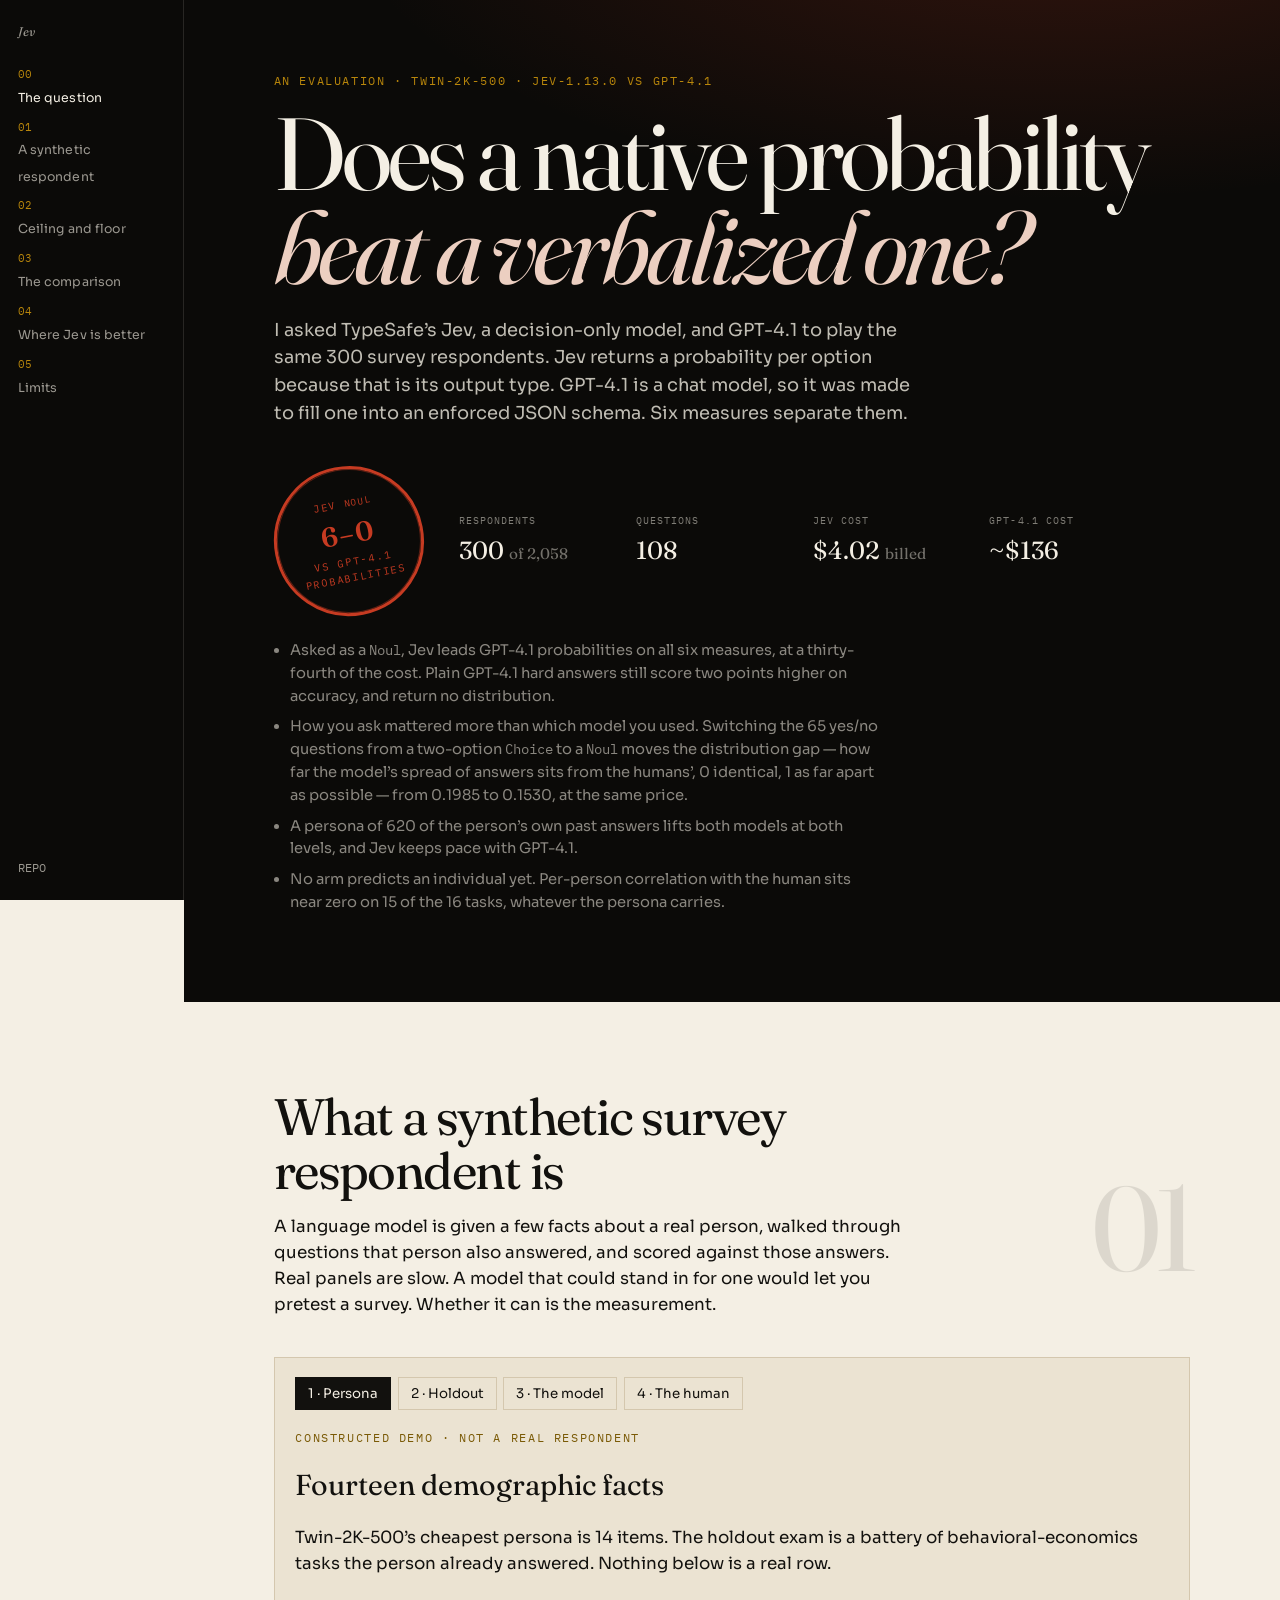
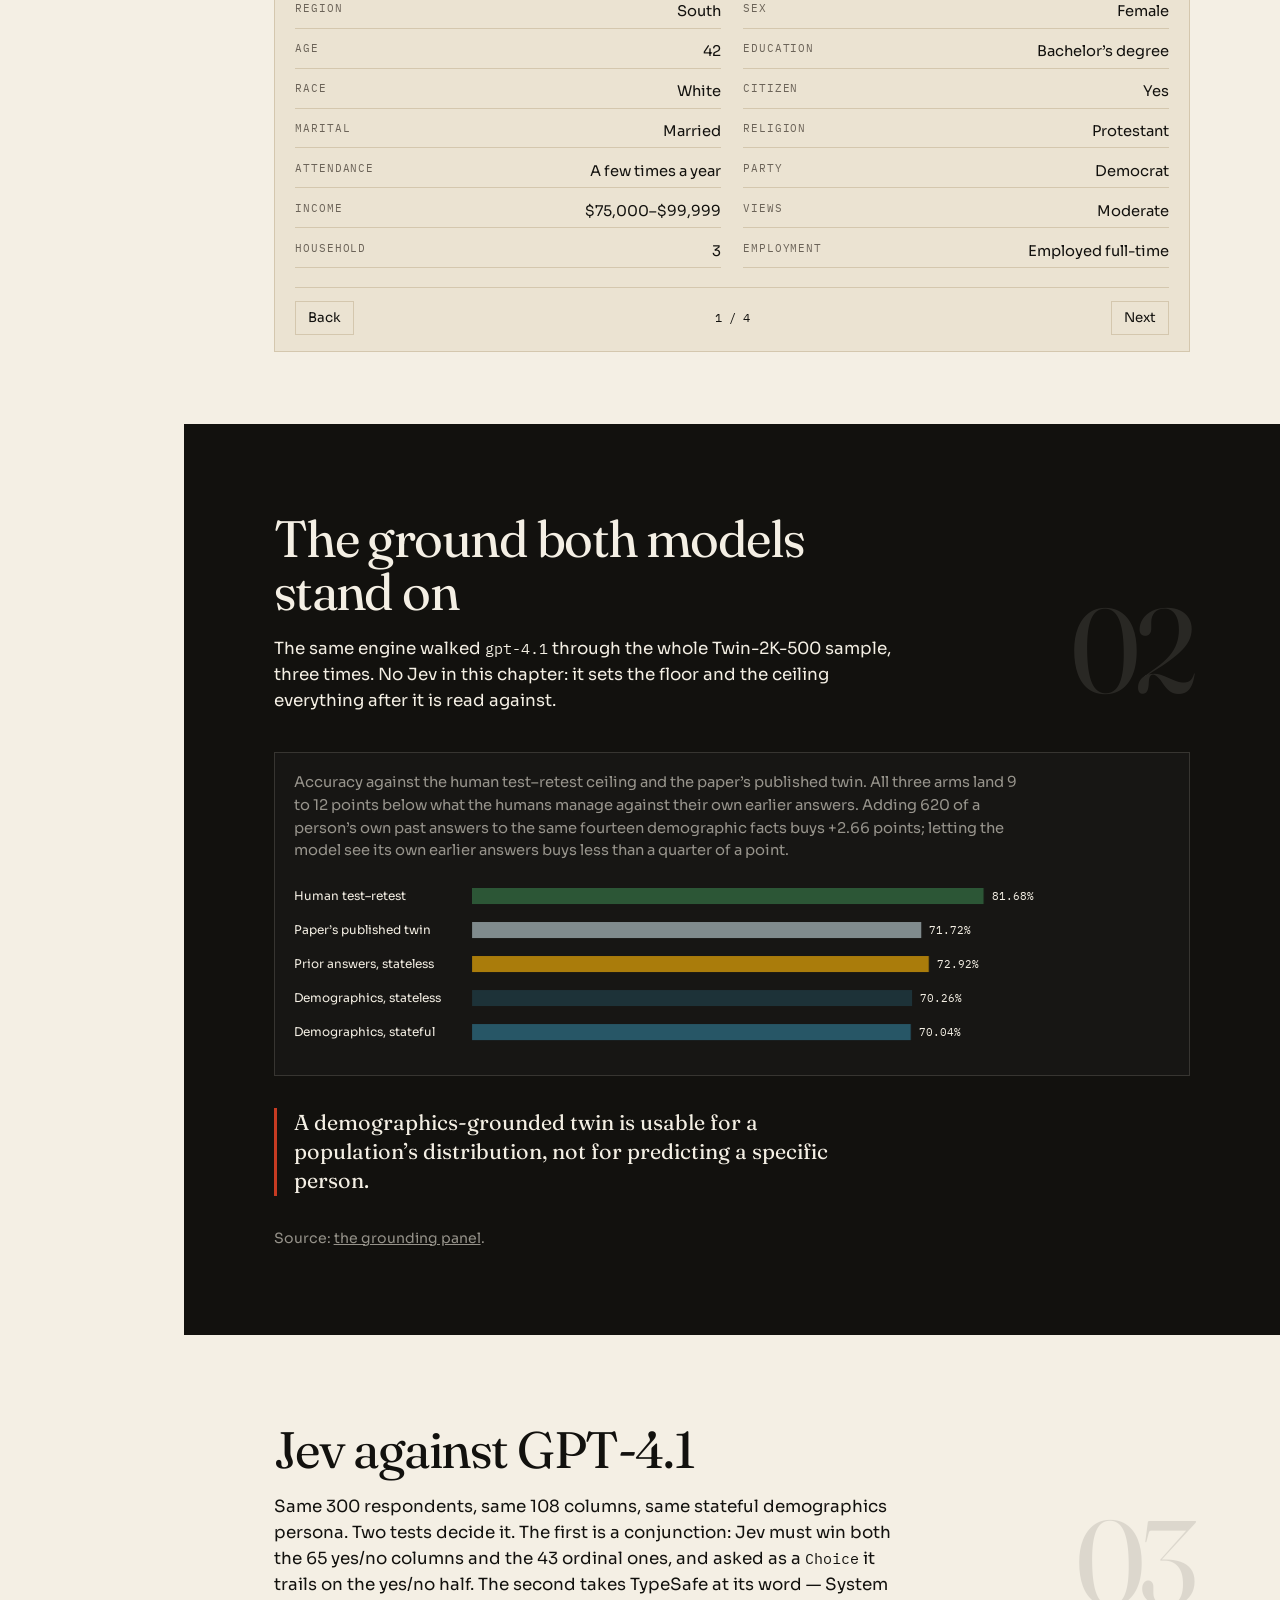
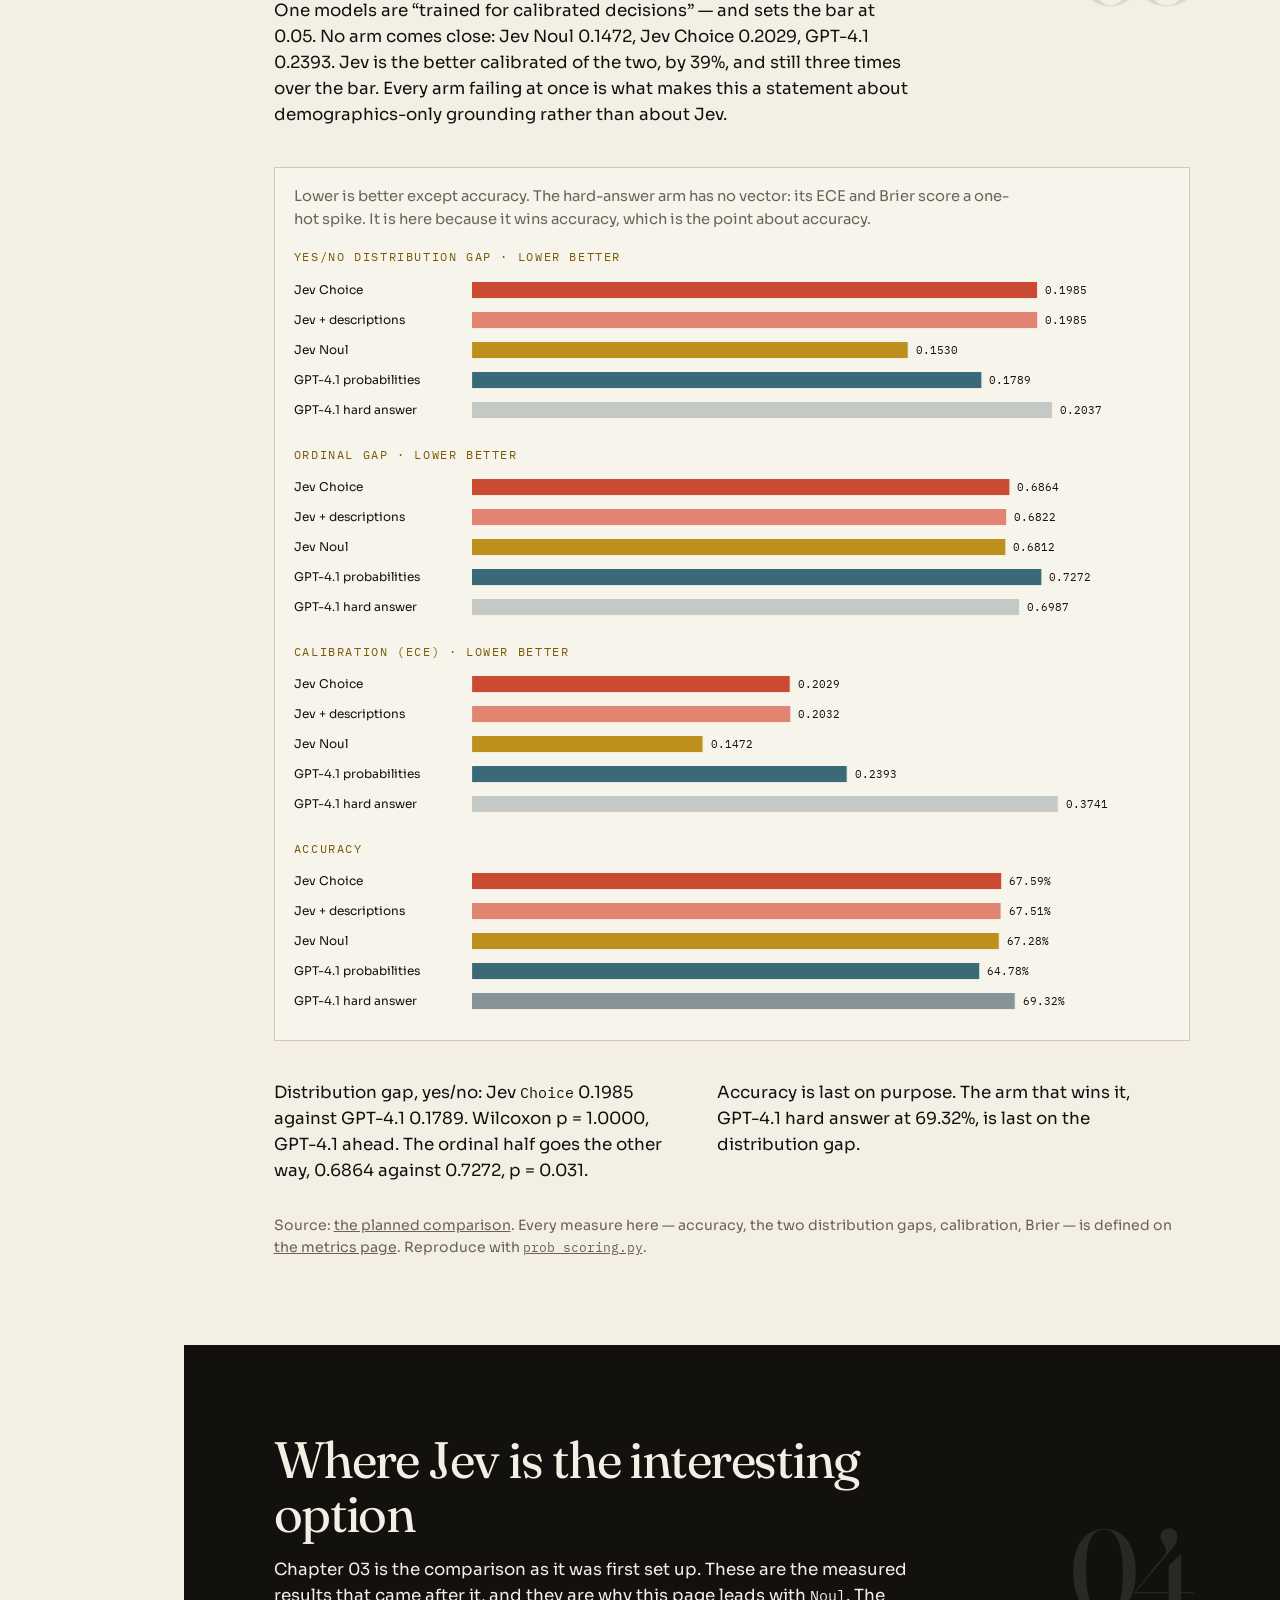
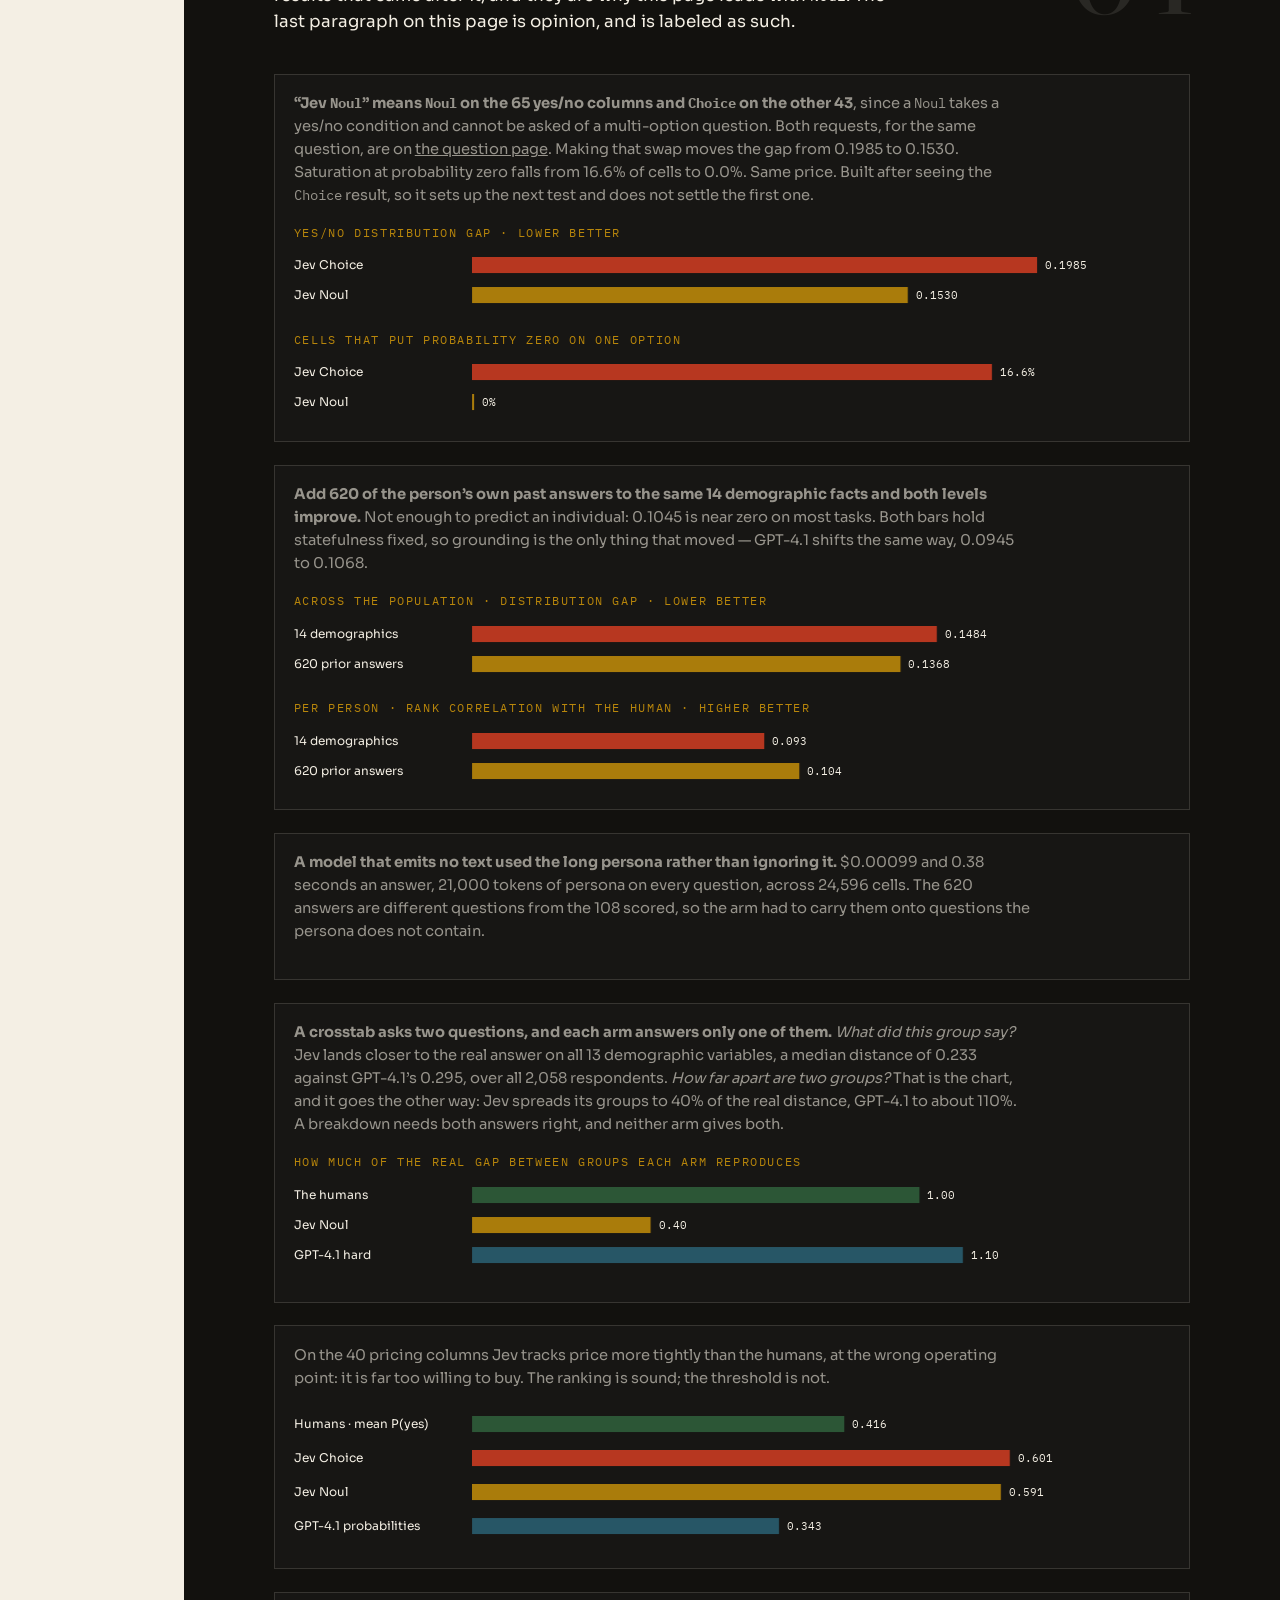
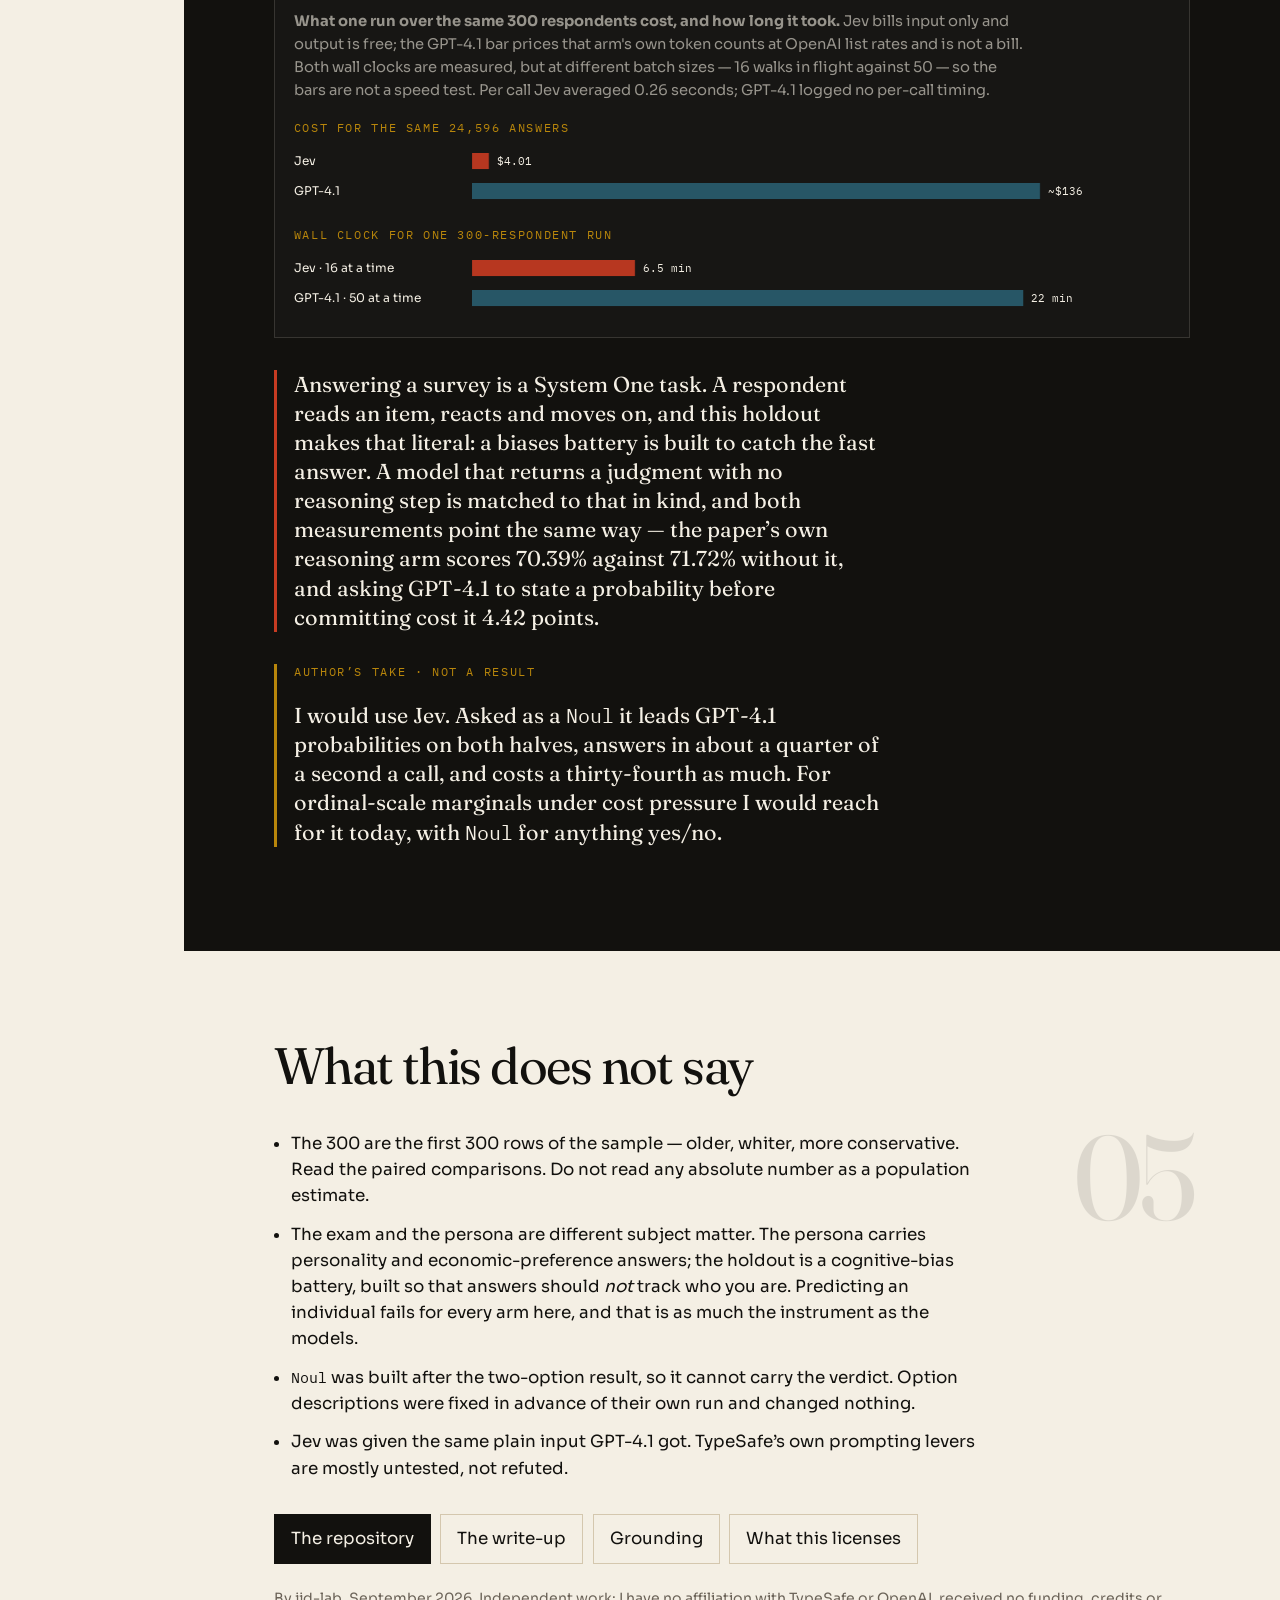
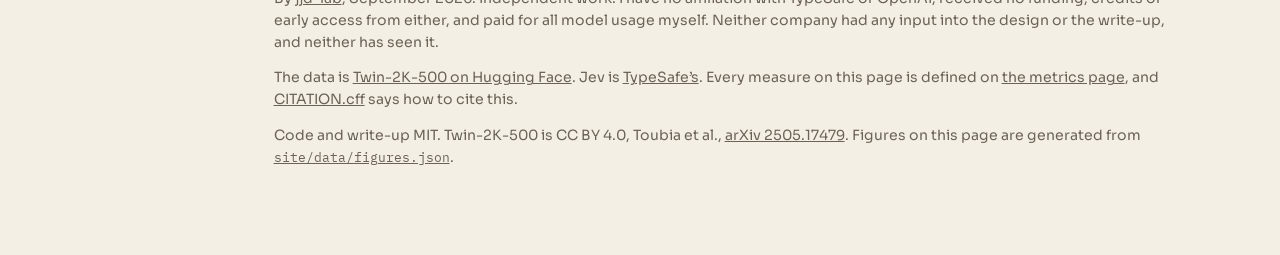
<file: site/index.html>
<!DOCTYPE html>
<html lang="en">
<head>
  <meta charset="utf-8">
  <meta name="viewport" content="width=device-width, initial-scale=1">
  <title>Jev vs GPT-4.1 on a synthetic survey</title>
  <meta name="description" content="Jev vs GPT-4.1 as synthetic survey respondents, on the same 300 people. Jev leads all six measures against GPT-4.1 probabilities, at $4 against about $136.">
  <link rel="canonical" href="https://jjd-lab.github.io/jev-synthetic-survey/">
  <meta property="og:title" content="Jev beats GPT-4.1 on probabilities at a thirty-fourth of the price">
  <meta property="og:description" content="Jev vs GPT-4.1 on Twin-2K-500. The same 300 survey respondents, 108 questions. Jev leads GPT-4.1 probabilities on all six measures.">
  <meta property="og:type" content="website">
  <meta property="og:url" content="https://jjd-lab.github.io/jev-synthetic-survey/">
  <meta property="og:image" content="https://jjd-lab.github.io/jev-synthetic-survey/assets/og.png">
  <meta property="og:image:width" content="1200">
  <meta property="og:image:height" content="630">
  <meta property="og:image:alt" content="Jev beats GPT-4.1 on probabilities at a thirty-fourth of the price. Jev vs GPT-4.1, the same 300 survey respondents, $4 against about $136, six measures to none against GPT-4.1 probabilities.">
  <meta property="og:site_name" content="Jev on a synthetic survey">
  <meta name="author" content="jjd-lab">
  <meta name="twitter:card" content="summary_large_image">
  <meta name="twitter:title" content="Jev beats GPT-4.1 on probabilities at a thirty-fourth of the price">
  <meta name="twitter:description" content="Jev vs GPT-4.1 on Twin-2K-500. The same 300 survey respondents, 108 questions. Jev leads GPT-4.1 probabilities on all six measures.">
  <meta name="twitter:image" content="https://jjd-lab.github.io/jev-synthetic-survey/assets/og.png">
  <meta name="twitter:image:alt" content="Jev beats GPT-4.1 on probabilities at a thirty-fourth of the price. Jev vs GPT-4.1, the same 300 survey respondents, $4 against about $136, six measures to none against GPT-4.1 probabilities.">
  <link rel="icon" href="assets/favicon.svg" type="image/svg+xml">
  <link rel="preconnect" href="https://fonts.googleapis.com">
  <link rel="preconnect" href="https://fonts.gstatic.com" crossorigin>
  <link href="https://fonts.googleapis.com/css2?family=Fraunces:ital,opsz,wght@0,9..144,400;0,9..144,600;1,9..144,400;1,9..144,560&family=IBM+Plex+Mono:wght@400;500&family=Sora:wght@400;500;600&display=swap" rel="stylesheet">
  <script type="application/ld+json">
{
    "@context": "https://schema.org",
    "@type": "ScholarlyArticle",
    "headline": "Jev on a synthetic survey: does a native probability vector beat a verbalized one?",
    "description": "A comparison of TypeSafe's Jev, a decision-only model that returns a probability vector natively, against gpt-4.1 asked to state one, over the same 300 respondents and 108 questions of the Twin-2K-500 synthetic-survey benchmark.",
    "url": "https://jjd-lab.github.io/jev-synthetic-survey/",
    "datePublished": "2026-09-21",
    "inLanguage": "en",
    "author": {
      "@type": "Person",
      "name": "jjd-lab",
      "url": "https://github.com/jjd-lab"
    },
    "license": "https://opensource.org/licenses/MIT",
    "sameAs": "https://github.com/jjd-lab/jev-synthetic-survey",
    "keywords": [
      "synthetic survey",
      "digital twins",
      "large language models",
      "calibration",
      "probability elicitation",
      "Twin-2K-500"
    ],
    "isBasedOn": {
      "@type": "Dataset",
      "name": "Twin-2K-500",
      "description": "Survey responses from 2,058 US adults on Prolific across four waves in February 2025, over 500 questions each, with a held-out block of classic behavioral-economics tasks that serves as the exam for a digital twin built from the rest.",
      "url": "https://huggingface.co/datasets/LLM-Digital-Twin/Twin-2K-500",
      "license": "https://creativecommons.org/licenses/by/4.0/",
      "creator": [
        { "@type": "Person", "name": "Olivier Toubia" },
        { "@type": "Person", "name": "George Z. Gui" },
        { "@type": "Person", "name": "Tianyi Peng" },
        { "@type": "Person", "name": "Daniel J. Merlau" },
        { "@type": "Person", "name": "Ang Li" },
        { "@type": "Person", "name": "Haozhe Chen" }
      ]
    },
    "citation": "Toubia, O., et al. Twin-2K-500. arXiv:2505.17479"
  }
  </script>
  <link rel="stylesheet" href="css/essay.css">
</head>
<body>
  <a class="skip" href="#hero">Skip to content</a>

  <nav class="rail" aria-label="Chapters">
    <a class="rail-mark" href="#hero">Jev</a>
    <ol>
      <li><a href="#hero" data-section="hero"><span>00</span> The question</a></li>
      <li><a href="#concept" data-section="concept"><span>01</span> A synthetic respondent</a></li>
      <li><a href="#panel" data-section="panel"><span>02</span> Ceiling and floor</a></li>
      <li><a href="#verdict" data-section="verdict"><span>03</span> The comparison</a></li>
      <li><a href="#promising" data-section="promising"><span>04</span> Where Jev is better</a></li>
      <li><a href="#limits" data-section="limits"><span>05</span> Limits</a></li>
    </ol>
    <a class="rail-repo" href="https://github.com/jjd-lab/jev-synthetic-survey">Repo</a>
  </nav>

  <main>
    <section class="hero" id="hero">
      <div class="hero-inner">
        <p class="kicker">An evaluation · Twin-2K-500 · jev-1.13.0 vs gpt-4.1</p>
        <h1>
          Does a native probability
          <em>beat a verbalized one?</em>
        </h1>
        <p class="lede">
          I asked TypeSafe’s Jev, a decision-only model, and GPT-4.1 to play the same 300 survey
          respondents. Jev returns a probability per option because that is its output type.
          GPT-4.1 is a chat model, so it was made to fill one into an enforced JSON schema. Six
          measures separate them.
        </p>

        <div class="hero-board">
          <div class="stamp" aria-label="Asked as a Noul, Jev leads GPT-4.1 probabilities on all six reported measures">
            <span>Jev <code>Noul</code></span>
            <strong>6–0</strong>
            <span>vs GPT-4.1<br>probabilities</span>
          </div>
          <dl class="hero-stats">
            <div><dt>Respondents</dt><dd>300 <span class="stat-note">of 2,058</span></dd></div>
            <div><dt>Questions</dt><dd>108</dd></div>
            <div><dt>Jev cost</dt><dd>$<span data-fig="comparison.arms.jev_noul.cost">4.02</span> <span class="stat-note">billed</span></dd></div>
            <div><dt>GPT-4.1 cost</dt><dd>~$<span data-fig="comparison.arms.gpt41_probs.cost">136</span></dd></div>
          </dl>
        </div>

        <ul class="hero-note">
          <li>Asked as a <code>Noul</code>, Jev leads GPT-4.1 probabilities on all six measures, at a
            thirty-fourth of the cost. Plain GPT-4.1 hard answers still score two points higher
            on
            accuracy, and return no distribution.</li>
          <li>How you ask mattered more than which model you used. Switching the 65 yes/no
            questions from a two-option <code>Choice</code> to a <code>Noul</code> moves the
            distribution gap — how far the model’s spread of answers sits from the humans’, 0
            identical, 1 as far apart as possible — from <span data-fig="noul.choice_soft_nominal">0.1985</span> to <span data-fig="noul.noul_soft_nominal">0.1530</span>, at the same price.</li>
          <li>A persona of 620 of the person’s own past answers lifts both models at both levels,
            and Jev keeps pace with GPT-4.1.</li>
          <li>No arm predicts an individual yet. Per-person correlation with the human sits near
            zero on 15 of the 16 tasks, whatever the persona carries.</li>
        </ul>
      </div>
    </section>

    <section class="chapter paper" id="concept">
      <header class="chapter-head">
        <p class="chapter-no">01</p>
        <h2>What a synthetic survey respondent is</h2>
        <p>
          A language model is given a few facts about a real person, walked through questions
          that person also answered, and scored against those answers. Real panels are slow.
          A model that could stand in for one would let you pretest a survey. Whether it can
          is the measurement.
        </p>
      </header>

      <div class="bench" id="walkthrough" data-walkthrough>
        <div class="bench-tabs" role="tablist" aria-label="Walkthrough steps">
          <button type="button" role="tab" id="step-tab-0" aria-controls="step-panel-0" aria-selected="true" data-step="0">1 · Persona</button>
          <button type="button" role="tab" id="step-tab-1" aria-controls="step-panel-1" aria-selected="false" data-step="1">2 · Holdout</button>
          <button type="button" role="tab" id="step-tab-2" aria-controls="step-panel-2" aria-selected="false" data-step="2">3 · The model</button>
          <button type="button" role="tab" id="step-tab-3" aria-controls="step-panel-3" aria-selected="false" data-step="3">4 · The human</button>
        </div>

        <article class="bench-panel is-on" role="tabpanel" id="step-panel-0" aria-labelledby="step-tab-0" data-panel="0">
          <p class="bench-kicker">Constructed demo · not a real respondent</p>
          <h3>Fourteen demographic facts</h3>
          <p>
            Twin-2K-500’s cheapest persona is 14 items. The holdout exam is a battery of
            behavioral-economics tasks the person already answered. Nothing below is a real row.
          </p>
          <ul class="persona">
            <li><span>Region</span> South</li>
            <li><span>Sex</span> Female</li>
            <li><span>Age</span> 42</li>
            <li><span>Education</span> Bachelor’s degree</li>
            <li><span>Race</span> White</li>
            <li><span>Citizen</span> Yes</li>
            <li><span>Marital</span> Married</li>
            <li><span>Religion</span> Protestant</li>
            <li><span>Attendance</span> A few times a year</li>
            <li><span>Party</span> Democrat</li>
            <li><span>Income</span> $75,000–$99,999</li>
            <li><span>Views</span> Moderate</li>
            <li><span>Household</span> 3</li>
            <li><span>Employment</span> Employed full-time</li>
          </ul>
        </article>

        <article class="bench-panel" role="tabpanel" id="step-panel-1" aria-labelledby="step-tab-1" data-panel="1">
          <p class="bench-kicker">One cell · pricing block · QID9-style</p>
          <h3>A held-out yes/no, with a piped price</h3>
          <blockquote class="stem">
            Please consider the following product category: butter. You see Land O Lakes
            Salted Stick Butter, 16 oz, 4 sticks, priced at <strong>$6.49</strong>. Would you
            or would you not purchase this product?
          </blockquote>
          <ul class="options">
            <li>Yes, I would purchase the product</li>
            <li>No, I would not purchase the product</li>
          </ul>
          <p class="muted">
            Forty of the 108 scored columns are this task. The price is randomized per person,
            which is why every figure in the repo is averaged by task first.
          </p>
        </article>

        <article class="bench-panel" role="tabpanel" id="step-panel-2" aria-labelledby="step-tab-2" data-panel="2">
          <p class="bench-kicker">Illustrative vectors · teaching only</p>
          <h3>Two ways to get a probability</h3>
          <div class="split">
            <div>
              <p class="arm-label jev">Jev · native vector</p>
              <p class="muted">Returns numbers. No prose.</p>
              <div class="demo-bars" data-demo="jev"></div>
            </div>
            <div>
              <p class="arm-label gpt">GPT-4.1 · verbalized</p>
              <p class="muted">Asked to write the same numbers out.</p>
              <div class="demo-bars" data-demo="gpt"></div>
            </div>
          </div>
        </article>

        <article class="bench-panel" role="tabpanel" id="step-panel-3" aria-labelledby="step-tab-3" data-panel="3">
          <p class="bench-kicker">The exam is the human’s own answer</p>
          <h3>Population first, person second</h3>
          <p>
            In this invented cell the human said <strong>No</strong>. One person gives one
            answer, so their bar is all-or-nothing — that is the thing every model vector above is
            scored against. A survey mostly wants the <em>share</em> who said No across everyone,
            not whether the model picked the right person, which is why the tables lead with a
            distribution gap rather than accuracy. Humans themselves only reproduce their earlier
            answers <span data-fig="constants.human_ceiling_pct">81.68</span>% of the time.
          </p>
          <div class="demo-bars" data-demo="human"></div>
          <p class="muted">
            The data is Toubia et al., <em>Twin-2K-500</em>, CC BY 4.0. I did not collect it.
          </p>
        </article>

        <div class="bench-nav">
          <button type="button" data-prev>Back</button>
          <p data-step-label>1 / 4</p>
          <button type="button" data-next>Next</button>
        </div>
      </div>
    </section>

    <section class="chapter ink" id="panel">
      <header class="chapter-head">
        <p class="chapter-no">02</p>
        <h2>The ground both models stand on</h2>
        <p>
          The same engine walked <code>gpt-4.1</code> through the whole Twin-2K-500 sample, three
          times. No Jev in this chapter: it sets the floor and the ceiling everything after it is
          read against.
        </p>
      </header>

      <figure class="frame">
        <figcaption>
          Accuracy against the human test–retest ceiling and the paper’s published twin. All three
          arms land 9 to 12 points below what the humans manage against their own earlier answers.
          Adding 620 of a person’s own past answers to the same fourteen demographic facts buys
          +2.66 points; letting the model see its own earlier answers buys less than a quarter of
          a point.
        </figcaption>
        <div class="chart" id="chart-floors"></div>
      </figure>

      <aside class="pull">
        A demographics-grounded twin is usable for a population’s distribution, not for predicting
        a specific person.
      </aside>

      <p class="source">
        Source:
        <a href="https://github.com/jjd-lab/jev-synthetic-survey/blob/main/docs/survey/03-grounding-panel.md">the grounding panel</a>.
      </p>
    </section>

    <section class="chapter paper" id="verdict">
      <header class="chapter-head">
        <p class="chapter-no">03</p>
        <h2>Jev against GPT-4.1</h2>
        <p>
          Same 300 respondents, same 108 columns, same stateful demographics persona. Two tests
          decide it. The first is a conjunction: Jev must win both the 65 yes/no columns and the 43
          ordinal ones, and asked as a <code>Choice</code> it trails on the yes/no half.
          The second takes TypeSafe at its word — System One models are “trained for calibrated
          decisions” — and sets the bar at 0.05. No arm comes close: Jev Noul
          <span data-fig="comparison.arms.jev_noul.ece">0.1472</span>, Jev Choice
          <span data-fig="comparison.arms.jev_choice.ece">0.2029</span>, GPT-4.1
          <span data-fig="comparison.arms.gpt41_probs.ece">0.2393</span>. Jev is the better
          calibrated of the two, by 39%, and still three times over the bar. Every arm failing at
          once is what makes this a statement about demographics-only grounding rather than about
          Jev.
        </p>
      </header>

      <figure class="frame">
        <figcaption>
          Lower is better except accuracy. The hard-answer arm has no vector: its ECE and
          Brier score a one-hot spike. It is here because it wins accuracy, which is the
          point about accuracy.
        </figcaption>
        <div class="chart" id="chart-comparison"></div>
      </figure>

      <div class="pair-notes">
        <p>
          Distribution gap, yes/no: Jev <code>Choice</code> <span data-fig="comparison.arms.jev_choice.soft_nominal">0.1985</span> against GPT-4.1 <span data-fig="comparison.arms.gpt41_probs.soft_nominal">0.1789</span>.
          Wilcoxon p = <span data-fig="comparison.paired_jev_choice_vs_gpt41_probs.soft_nominal_p">1.0000</span>, GPT-4.1 ahead. The ordinal half goes the other way, <span data-fig="comparison.arms.jev_choice.soft_ordinal">0.6864</span>
          against <span data-fig="comparison.arms.gpt41_probs.soft_ordinal">0.7272</span>, p = <span data-fig="comparison.paired_jev_choice_vs_gpt41_probs.soft_ordinal_p">0.031</span>.
        </p>
        <p>
          Accuracy is last on purpose. The arm that wins it, GPT-4.1 hard answer at <span data-fig="comparison.arms.gpt41_hard.accuracy_pct">69.32</span>%,
          is last on the distribution gap.
        </p>
      </div>

      <p class="source">
        Source:
        <a href="https://github.com/jjd-lab/jev-synthetic-survey/blob/main/docs/jev/02-planned-comparison.md">the planned comparison</a>.
        Every measure here — accuracy, the two distribution gaps, calibration, Brier — is defined on
        <a href="https://github.com/jjd-lab/jev-synthetic-survey/blob/main/docs/survey/02-metrics.md">the metrics page</a>.
        Reproduce with
        <a href="https://github.com/jjd-lab/jev-synthetic-survey#reproduce-it"><code>prob_scoring.py</code></a>.
      </p>
    </section>

    <section class="chapter ink" id="promising">
      <header class="chapter-head">
        <p class="chapter-no">04</p>
        <h2>Where Jev is the interesting option</h2>
        <p>
          Chapter 03 is the comparison as it was first set up. These are the measured results that
          came after it, and they are why this page leads with <code>Noul</code>.
          The last paragraph on this page is opinion, and is labeled as such.
        </p>
      </header>

      <figure class="frame">
        <figcaption>
          <strong>“Jev <code>Noul</code>” means <code>Noul</code> on the 65 yes/no columns and
          <code>Choice</code> on the other 43</strong>, since a <code>Noul</code> takes a yes/no
          condition and cannot be asked of a multi-option question. Both requests, for the same
          question, are on
          <a href="https://github.com/jjd-lab/jev-synthetic-survey/blob/main/docs/jev/01-question-and-criteria.md#what-is-sent-and-what-comes-back">the question page</a>. Making that swap moves the gap from <span data-fig="noul.choice_soft_nominal">0.1985</span> to <span data-fig="noul.noul_soft_nominal">0.1530</span>. Saturation at probability
          zero falls from <span data-fig="noul.choice_zero_pct">16.6</span>% of cells to <span data-fig="noul.noul_zero_pct">0.0</span>%. Same price. Built after seeing the
          <code>Choice</code> result, so it sets up the next test and does not settle the first one.
        </figcaption>
        <div class="chart" id="chart-noul"></div>
      </figure>

      <figure class="frame">
        <figcaption>
          <strong>Add 620 of the person’s own past answers to the same 14 demographic facts and
          both levels improve.</strong> Not enough to predict an individual: <span data-fig="grounding.prior_rho">0.1045</span> is near zero on most
          tasks. Both bars hold statefulness
          fixed, so grounding is the only thing that moved — GPT-4.1 shifts the same way, 0.0945 to
          0.1068.
        </figcaption>
        <div class="chart" id="chart-grounding"></div>
      </figure>

      <aside class="frame">
        <p>
          <strong>A model that emits no text used the long persona rather than ignoring it.</strong>
          $0.00099 and 0.38 seconds an answer, 21,000 tokens of persona on every question, across
          24,596 cells. The 620 answers are different questions from the 108 scored, so the arm had
          to carry them onto questions the persona does not contain.
        </p>
      </aside>

      <figure class="frame">
        <figcaption>
          <strong>A crosstab asks two questions, and each arm answers only one of them.</strong>
          <em>What did this group say?</em> Jev lands closer to the real answer on all 13
          demographic variables, a median distance of <span data-fig="segments.fidelity_jev">0.233</span>
          against GPT-4.1’s <span data-fig="segments.fidelity_gpt41">0.295</span>, over all 2,058
          respondents. <em>How far apart are two groups?</em> That is the chart, and it goes the
          other way: Jev spreads its groups to 40% of the real distance, GPT-4.1 to about 110%. A
          breakdown needs both answers right, and neither arm gives both.
        </figcaption>
        <div class="chart" id="chart-segments"></div>
      </figure>

      <figure class="frame">
        <figcaption>
          On the 40 pricing columns Jev tracks price more tightly than the humans, at the
          wrong operating point: it is far too willing to buy. The ranking is sound; the
          threshold is not.
        </figcaption>
        <div class="chart" id="chart-price"></div>
      </figure>

      <figure class="frame">
        <figcaption>
          <strong>What one run over the same 300 respondents cost, and how long it took.</strong> Jev bills
          input only and output is free; the GPT-4.1 bar prices that arm's own token counts at OpenAI list
          rates and is not a bill. Both wall clocks are measured, but at different batch sizes —
          16 walks in flight against 50 — so the bars are not a speed test. Per call Jev averaged
          0.26 seconds; GPT-4.1 logged no per-call timing.
        </figcaption>
        <div class="chart" id="chart-economics"></div>
      </figure>

      <aside class="pull">
        Answering a survey is a System One task. A respondent reads an item, reacts and moves on,
        and this holdout makes that literal: a biases battery is built to catch the fast answer. A
        model that returns a judgment with no reasoning step is matched to that in kind, and both
        measurements point the same way — the paper’s own reasoning arm scores 70.39% against
        <span data-fig="constants.paper_twin_pct">71.72</span>% without it, and asking GPT-4.1 to
        state a probability before committing cost it 4.42 points.
      </aside>

      <blockquote class="opinion">
        <p class="bench-kicker">Author’s take · not a result</p>
        <p>
          I would use Jev. Asked as a <code>Noul</code> it leads GPT-4.1 probabilities on both
          halves, answers in about a quarter of a second a call, and costs a thirty-fourth as much.
          For ordinal-scale marginals under cost pressure I would reach for it today, with
          <code>Noul</code> for anything yes/no.
        </p>
      </blockquote>
    </section>

    <section class="chapter paper" id="limits">
      <header class="chapter-head">
        <p class="chapter-no">05</p>
        <h2>What this does not say</h2>
      </header>
      <ul class="limits">
        <li>The 300 are the first 300 rows of the sample — older, whiter, more conservative. Read the paired comparisons. Do not read any absolute number as a population estimate.</li>
        <li>The exam and the persona are different subject matter. The persona carries personality and economic-preference answers; the holdout is a cognitive-bias battery, built so that answers should <em>not</em> track who you are. Predicting an individual fails for every arm here, and that is as much the instrument as the models.</li>
        <li><code>Noul</code> was built after the two-option result, so it cannot carry the verdict. Option descriptions were fixed in advance of their own run and changed nothing.</li>
        <li>Jev was given the same plain input GPT-4.1 got. TypeSafe’s own prompting levers are mostly untested, not refuted.</li>
      </ul>
      <div class="cta">
        <a class="btn primary" href="https://github.com/jjd-lab/jev-synthetic-survey">The repository</a>
        <a class="btn" href="https://github.com/jjd-lab/jev-synthetic-survey/blob/main/docs/README.md">The write-up</a>
        <a class="btn" href="https://github.com/jjd-lab/jev-synthetic-survey/blob/main/docs/jev/06-grounding.md">Grounding</a>
        <a class="btn" href="https://github.com/jjd-lab/jev-synthetic-survey/blob/main/docs/jev/08-what-this-licenses.md">What this licenses</a>
      </div>
      <p class="colophon">
        By <a href="https://github.com/jjd-lab">jjd-lab</a>, September 2026. Independent work: I have
        no affiliation with TypeSafe or OpenAI, received no funding, credits or early access from
        either, and paid for all model usage myself. Neither company had any input into the design
        or the write-up, and neither has seen it.
      </p>
      <p class="colophon">
        The data is <a href="https://huggingface.co/datasets/LLM-Digital-Twin/Twin-2K-500">Twin-2K-500 on Hugging Face</a>.
        Jev is <a href="https://typesafe.ai">TypeSafe’s</a>. Every measure on this page is defined on
        <a href="https://github.com/jjd-lab/jev-synthetic-survey/blob/main/docs/survey/02-metrics.md">the metrics page</a>,
        and <a href="https://github.com/jjd-lab/jev-synthetic-survey/blob/main/CITATION.cff">CITATION.cff</a> says how to cite this.
      </p>
      <p class="colophon">
        Code and write-up MIT. Twin-2K-500 is CC BY 4.0, Toubia et al.,
        <a href="https://arxiv.org/abs/2505.17479">arXiv 2505.17479</a>.
        Figures on this page are generated from
        <a href="https://github.com/jjd-lab/jev-synthetic-survey/blob/main/site/data/figures.json"><code>site/data/figures.json</code></a>.
      </p>
    </section>
  </main>

  <script src="js/charts.js"></script>
  <script src="js/walkthrough.js"></script>
  <script src="js/essay.js"></script>
</body>
</html>
</file>
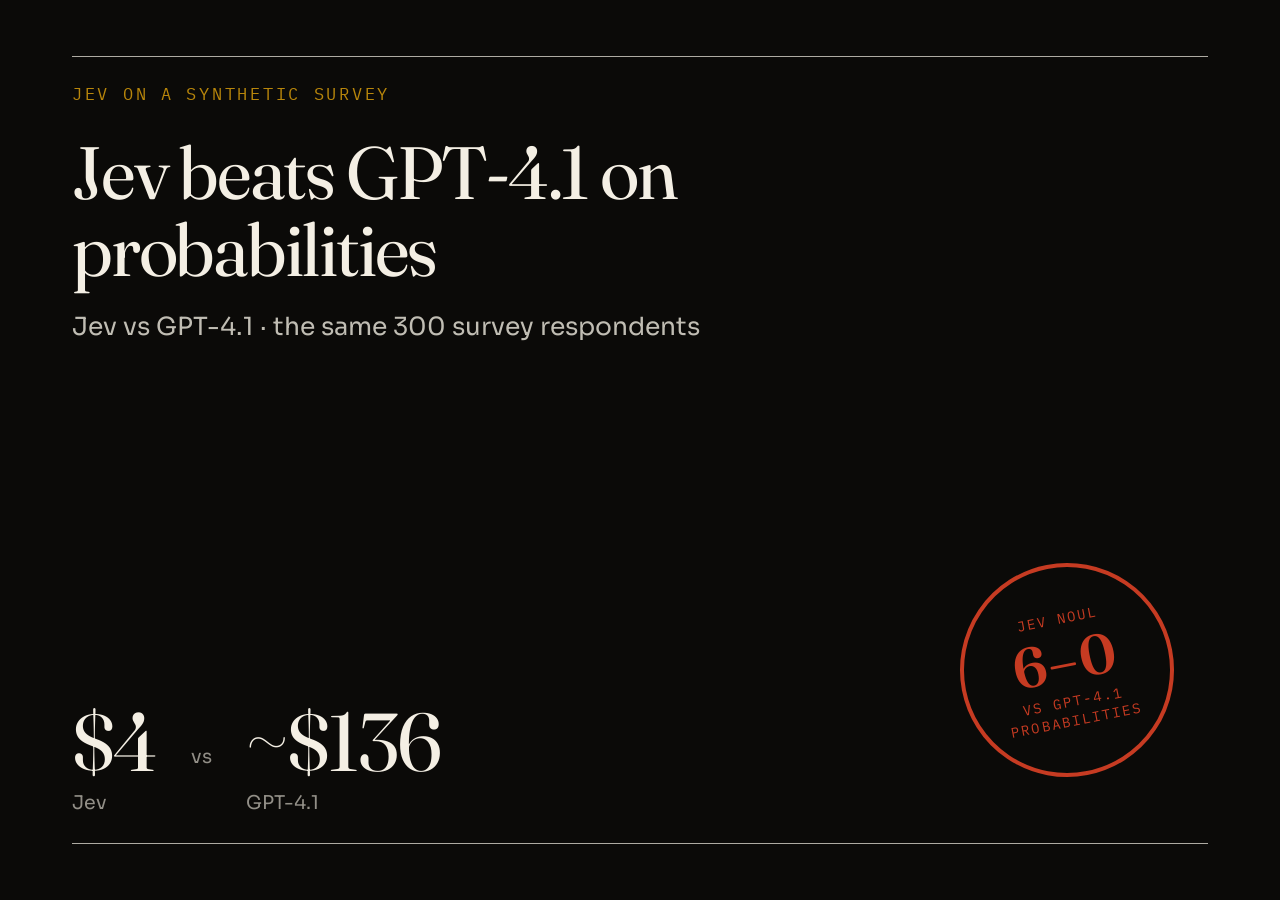
<file: site/assets/og.html>
<!doctype html>
<html lang="en">
<head>
  <meta charset="utf-8">
  <meta name="robots" content="noindex">
  <title>Social card source</title>
  <!--
    Source for og.png. Re-shoot at exactly 1200x630 after editing, from the repo root:
      "/Applications/Google Chrome.app/Contents/MacOS/Google Chrome" --headless=new \
        --window-size=1200,630 --hide-scrollbars --virtual-time-budget=8000 \
        --screenshot=site/assets/og.png site/assets/og.html
    Keep the wording in step with og:title, og:description and og:image:alt in index.html.
    The headline drops og:title's closing price clause; the figures below carry it.
  -->
  <link rel="preconnect" href="https://fonts.googleapis.com">
  <link rel="preconnect" href="https://fonts.gstatic.com" crossorigin>
  <link href="https://fonts.googleapis.com/css2?family=Fraunces:opsz,wght@9..144,400;9..144,600&family=IBM+Plex+Mono:wght@400;500&family=Sora:wght@400;500&display=swap" rel="stylesheet">
  <style>
    :root {
      --ink-deep: #0b0a08;
      --paper: #f4efe4;
      --jev: #c63b22;
      --gold: #b8860b;
      --serif: "Fraunces", "Iowan Old Style", "Times New Roman", serif;
      --sans: "Sora", "Helvetica Neue", sans-serif;
      --mono: "IBM Plex Mono", ui-monospace, monospace;
    }
    * { box-sizing: border-box; margin: 0; }
    body {
      width: 1200px;
      height: 630px;
      background: var(--ink-deep);
      color: var(--paper);
      font-family: var(--sans);
      overflow: hidden;
    }
    .card {
      position: absolute;
      inset: 56px 72px;
      border-top: 1px solid color-mix(in srgb, var(--paper) 70%, transparent);
      border-bottom: 1px solid color-mix(in srgb, var(--paper) 70%, transparent);
      padding-top: 26px;
    }
    .kicker {
      font-family: var(--mono);
      font-size: 17px;
      letter-spacing: 0.16em;
      text-transform: uppercase;
      color: var(--gold);
    }
    h1 {
      margin-top: 30px;
      max-width: 820px;
      font-family: var(--serif);
      font-weight: 400;
      font-size: 74px;
      line-height: 1.04;
      letter-spacing: -0.03em;
    }
    .sub {
      margin-top: 22px;
      font-size: 25px;
      color: color-mix(in srgb, var(--paper) 78%, transparent);
    }
    .prices {
      position: absolute;
      left: 0;
      bottom: 28px;
      display: flex;
      align-items: flex-end;
      gap: 34px;
    }
    .price strong {
      display: block;
      font-family: var(--serif);
      font-weight: 400;
      font-size: 82px;
      line-height: 1;
      letter-spacing: -0.02em;
    }
    .price span, .vs {
      font-size: 19px;
      color: color-mix(in srgb, var(--paper) 58%, transparent);
    }
    .price span { display: block; margin-top: 8px; }
    .vs { padding-bottom: 46px; }
    .stamp {
      position: absolute;
      right: 34px;
      bottom: 66px;
      width: 214px;
      height: 214px;
      border: 4px solid var(--jev);
      border-radius: 50%;
      display: grid;
      place-content: center;
      text-align: center;
      transform: rotate(-11deg);
      color: var(--jev);
    }
    .stamp span {
      font-family: var(--mono);
      font-size: 14px;
      line-height: 1.35;
      letter-spacing: 0.16em;
      text-transform: uppercase;
    }
    .stamp strong {
      font-family: var(--serif);
      font-weight: 600;
      font-size: 56px;
      line-height: 1.15;
      letter-spacing: 0.04em;
    }
  </style>
</head>
<body>
  <div class="card">
    <p class="kicker">Jev on a synthetic survey</p>
    <h1>Jev beats GPT-4.1 on probabilities</h1>
    <p class="sub">Jev vs GPT-4.1 · the same 300 survey respondents</p>

    <div class="prices">
      <div class="price"><strong>$4</strong><span>Jev</span></div>
      <div class="vs">vs</div>
      <div class="price"><strong>~$136</strong><span>GPT-4.1</span></div>
    </div>

    <div class="stamp">
      <span>Jev Noul</span>
      <strong>6–0</strong>
      <span>vs GPT-4.1<br>probabilities</span>
    </div>
  </div>
</body>
</html>
</file>
<file: site/css/essay.css>
:root {
  --ink: #12110e;
  --ink-deep: #0b0a08;
  --paper: #f4efe4;
  --paper-2: #ebe3d2;
  --rule: #d4c7ae;
  --muted: #6b6358;
  --jev: #c63b22;
  --gpt: #2a5d6e;
  --human: #2f5d3a;
  --gold: #b8860b;
  /* --gold is 2.6 to 3.0:1 on the paper backgrounds; this one clears 5:1 there. */
  --gold-ink: #7a5a06;
  --jev-soft: #e07a68;
  --gpt-soft: #7a8b90;
  --neutral: #8a9698;
  --rail: 11.5rem;
  --serif: "Fraunces", "Iowan Old Style", "Times New Roman", serif;
  --sans: "Sora", "Helvetica Neue", sans-serif;
  --mono: "IBM Plex Mono", ui-monospace, monospace;
}

* { box-sizing: border-box; }
html { scroll-behavior: smooth; }
:focus-visible { outline: 2px solid var(--gold); outline-offset: 2px; }
body {
  margin: 0;
  background: var(--paper);
  color: var(--ink);
  font-family: var(--sans);
  font-size: 1.05rem;
  line-height: 1.55;
}
img, svg { max-width: 100%; }
a { color: inherit; }
code {
  font-family: var(--mono);
  /* Mono runs optically small next to Sora; 0.92 lines the cap heights up. */
  font-size: 0.92em;
}
.skip {
  position: absolute;
  left: -999px;
}
.skip:focus {
  left: 1rem;
  top: 1rem;
  background: var(--paper);
  padding: 0.4rem 0.7rem;
  z-index: 9;
}

.rail {
  position: fixed;
  inset: 0 auto 0 0;
  width: var(--rail);
  padding: 1.4rem 1.1rem;
  display: flex;
  flex-direction: column;
  gap: 1.5rem;
  border-right: 1px solid color-mix(in srgb, var(--paper) 12%, transparent);
  background: var(--ink-deep);
  color: var(--paper);
  z-index: 4;
}
.rail-mark {
  font-family: var(--serif);
  font-style: italic;
  font-size: 1.4rem;
  text-decoration: none;
}
.rail ol {
  list-style: none;
  margin: 0;
  padding: 0;
  display: flex;
  flex-direction: column;
  gap: 0.55rem;
}
.rail a {
  text-decoration: none;
  color: color-mix(in srgb, var(--paper) 62%, transparent);
  font-size: 0.78rem;
  letter-spacing: 0.01em;
}
.rail a span {
  display: block;
  font-family: var(--mono);
  font-size: 0.66rem;
  color: var(--gold);
  margin-bottom: 0.1rem;
}
.rail a.is-on { color: var(--paper); }
.rail-repo {
  margin-top: auto;
  font-family: var(--mono);
  font-size: 0.72rem;
  letter-spacing: 0.08em;
  text-transform: uppercase;
}

main { margin-left: var(--rail); }

.hero {
  min-height: 100vh;
  background:
    radial-gradient(1200px 500px at 80% -10%, color-mix(in srgb, var(--jev) 22%, transparent), transparent 60%),
    var(--ink-deep);
  color: var(--paper);
  padding: 4.5rem 7vw 5rem;
  display: flex;
  align-items: flex-end;
}
.hero-inner { max-width: 58rem; }
.kicker, .bench-kicker {
  font-family: var(--mono);
  font-size: 0.72rem;
  letter-spacing: 0.14em;
  text-transform: uppercase;
  color: var(--gold);
  margin: 0 0 1rem;
}
.paper .kicker, .paper .bench-kicker, .bench .bench-kicker { color: var(--gold-ink); }
.hero h1 {
  font-family: var(--serif);
  font-weight: 400;
  font-size: clamp(3rem, 8vw, 6.4rem);
  line-height: 0.92;
  letter-spacing: -0.035em;
  margin: 0 0 1.4rem;
}
.hero h1 em {
  display: block;
  font-style: italic;
  color: color-mix(in srgb, var(--paper) 82%, var(--jev));
}
.lede {
  max-width: 40rem;
  font-size: 1.12rem;
  color: color-mix(in srgb, var(--paper) 78%, transparent);
}
.hero-board {
  display: grid;
  grid-template-columns: auto 1fr;
  gap: 1.6rem 2.2rem;
  align-items: center;
  margin: 2.4rem 0 1.4rem;
}
.stamp {
  width: 9.4rem;
  height: 9.4rem;
  border: 3px solid var(--jev);
  border-radius: 50%;
  display: grid;
  place-content: center;
  text-align: center;
  transform: rotate(-11deg);
  color: var(--jev);
  box-shadow: inset 0 0 0 1px color-mix(in srgb, var(--jev) 45%, transparent);
}
.stamp span {
  font-family: var(--mono);
  font-size: 0.64rem;
  letter-spacing: 0.18em;
  text-transform: uppercase;
}
.stamp strong {
  font-family: var(--serif);
  font-size: 1.7rem;
  font-weight: 600;
  letter-spacing: 0.06em;
  text-transform: uppercase;
}
.hero-stats {
  display: grid;
  grid-template-columns: repeat(auto-fit, minmax(6rem, 1fr));
  gap: 1rem 1.2rem;
  margin: 0;
}
.hero-stats div { margin: 0; }
.hero-stats dt {
  font-family: var(--mono);
  font-size: 0.64rem;
  letter-spacing: 0.1em;
  text-transform: uppercase;
  color: color-mix(in srgb, var(--paper) 50%, transparent);
}
.hero-stats dd {
  margin: 0.15rem 0 0;
  font-family: var(--serif);
  font-size: 1.55rem;
}
/* The compared subset is the headline; the sample it came from is context, not a second stat. */
.stat-note {
  font-size: 0.62em;
  color: color-mix(in srgb, var(--paper) 45%, transparent);
  white-space: nowrap;
}
.hero-note {
  max-width: 38rem;
  color: color-mix(in srgb, var(--paper) 55%, transparent);
  font-size: 0.92rem;
}
ul.hero-note {
  padding-left: 1.05rem;
  margin: 0;
}
ul.hero-note li { margin-bottom: 0.5rem; }

.chapter {
  padding: 5.5rem 7vw 4.5rem;
  /* Containing block for the ghost numeral, so it anchors to the full content
     width rather than to the 40rem text column it used to sit on top of. */
  position: relative;
}
.chapter-head {
  max-width: 40rem;
  margin-bottom: 2.4rem;
}
.chapter-no {
  position: absolute;
  /* 7vw matches the chapter's own gutter, so the numeral lines up with the
     content edge instead of bleeding off the viewport. */
  right: 7vw;
  top: 2.9rem;
  font-family: var(--serif);
  font-size: clamp(4.5rem, 10vw, 7.5rem);
  letter-spacing: -0.06em;
  color: inherit;
  opacity: 0.1;
  line-height: 1;
  pointer-events: none;
}
.chapter-head h2 {
  font-family: var(--serif);
  font-weight: 400;
  font-size: clamp(2.1rem, 4vw, 3.4rem);
  line-height: 1.05;
  letter-spacing: -0.03em;
  margin: 0 0 1rem;
}
.paper { background: var(--paper); }
.ink {
  background: var(--ink);
  color: var(--paper);
}
.ink .muted, .ink .source, .ink figcaption, .ink .frame > p { color: color-mix(in srgb, var(--paper) 58%, transparent); }
.ink .frame { background: color-mix(in srgb, var(--paper) 5%, transparent); border-color: color-mix(in srgb, var(--paper) 14%, transparent); }
.ink .chart { color: var(--paper); }

.bench {
  background: var(--paper-2);
  border: 1px solid var(--rule);
  padding: 1.2rem 1.3rem 1rem;
}
.bench-tabs {
  display: flex;
  flex-wrap: wrap;
  gap: 0.4rem;
  margin-bottom: 1.2rem;
}
.bench-tabs button, .bench-nav button, .btn {
  font-family: var(--sans);
  background: transparent;
  color: inherit;
  border: 1px solid var(--rule);
  padding: 0.45rem 0.75rem;
  cursor: pointer;
}
.bench-tabs button[aria-selected="true"] {
  background: var(--ink);
  color: var(--paper);
  border-color: var(--ink);
}
.bench-panel { display: none; }
.bench-panel.is-on { display: block; }
.bench-panel h3 {
  font-family: var(--serif);
  font-weight: 400;
  font-size: 1.8rem;
  margin: 0 0 0.7rem;
}
.persona {
  list-style: none;
  padding: 0;
  margin: 1.2rem 0 0;
  display: grid;
  grid-template-columns: repeat(2, minmax(0, 1fr));
  gap: 0.45rem 1.4rem;
}
.persona li {
  display: flex;
  justify-content: space-between;
  gap: 1rem;
  border-bottom: 1px solid var(--rule);
  padding: 0.28rem 0;
  font-size: 0.92rem;
}
.persona span {
  font-family: var(--mono);
  font-size: 0.68rem;
  letter-spacing: 0.08em;
  text-transform: uppercase;
  color: var(--muted);
}
.stem {
  margin: 0;
  padding: 1rem 0 0;
  font-family: var(--serif);
  font-size: 1.25rem;
  line-height: 1.4;
}
.options {
  padding-left: 1.1rem;
  color: var(--muted);
}
.split {
  display: grid;
  grid-template-columns: 1fr 1fr;
  gap: 1.4rem;
}
.arm-label {
  font-family: var(--mono);
  font-size: 0.75rem;
  letter-spacing: 0.08em;
  text-transform: uppercase;
  margin: 0 0 0.2rem;
}
.arm-label.jev { color: var(--jev); }
.arm-label.gpt { color: var(--gpt); }
.muted { color: var(--muted); }
.bench-nav {
  display: flex;
  align-items: center;
  justify-content: space-between;
  margin-top: 1.2rem;
  padding-top: 0.8rem;
  border-top: 1px solid var(--rule);
}
.bench-nav p { margin: 0; font-family: var(--mono); font-size: 0.78rem; }

.frame {
  border: 1px solid var(--rule);
  background: color-mix(in srgb, var(--paper) 70%, white);
  padding: 1.1rem 1.2rem 1.3rem;
  margin: 0 0 1.4rem;
}
.ink .frame { background: #171614; }
figcaption, .frame > p {
  font-size: 0.92rem;
  color: var(--muted);
  margin: 0 0 1rem;
  max-width: 46rem;
}
.chart { min-height: 8rem; }
.chart .bench-kicker { margin: 1.1rem 0 0.35rem; }
.chart svg { display: block; width: 100%; height: auto; }
.chart .bar {
  transform-box: fill-box;
  transform-origin: left center;
  transform: scaleX(0.04);
  animation: bar-in 0.9s cubic-bezier(0.2, 0.7, 0.2, 1) forwards;
}
.chart .label { font-family: var(--sans); font-size: 12px; }
.chart .value { font-family: var(--mono); font-size: 11px; }

.pull, .opinion {
  max-width: 38rem;
  margin: 2rem 0;
  padding: 0 0 0 1.1rem;
  border-left: 3px solid var(--jev);
  font-family: var(--serif);
  font-size: 1.35rem;
  line-height: 1.35;
}
.opinion { border-left-color: var(--gold); }
.pair-notes {
  display: grid;
  grid-template-columns: 1fr 1fr;
  gap: 1.4rem;
  max-width: 54rem;
}
.source, .colophon {
  font-size: 0.88rem;
  color: var(--muted);
}
.limits {
  max-width: 44rem;
  padding-left: 1.1rem;
}
.limits li { margin-bottom: 0.8rem; }
.cta {
  display: flex;
  flex-wrap: wrap;
  gap: 0.6rem;
  margin: 2rem 0 1.5rem;
}
.btn {
  text-decoration: none;
  padding: 0.7rem 1rem;
}
.btn.primary {
  background: var(--ink);
  color: var(--paper);
  border-color: var(--ink);
}
.ink .btn { border-color: color-mix(in srgb, var(--paper) 30%, transparent); }
.ink .btn.primary {
  background: var(--paper);
  color: var(--ink);
  border-color: var(--paper);
}

@media (max-width: 900px) {
  section[id] { scroll-margin-top: 3.6rem; }
  /* No room to the right of the text column at this width; the numeral is decorative,
     and letting it sit outside would push a horizontal scrollbar onto the page. */
  .chapter-no { display: none; }
  .rail {
    position: sticky;
    top: 0;
    inset: auto;
    width: 100%;
    height: auto;
    flex-direction: row;
    align-items: center;
    gap: 0.8rem;
    padding: 0.7rem 1rem;
    border-right: 0;
    border-bottom: 1px solid color-mix(in srgb, var(--paper) 12%, transparent);
  }
  .rail ol {
    flex-direction: row;
    overflow-x: auto;
    gap: 0.9rem;
    flex: 1;
    scrollbar-width: none;
    /* The labels are a single scrolling line here; the fade is the only cue that
       there is more to the right, since the scrollbar is hidden. */
    mask-image: linear-gradient(to right, #000 88%, transparent);
  }
  .rail ol::-webkit-scrollbar { display: none; }
  .rail li { flex: 0 0 auto; }
  .rail a { white-space: nowrap; }
  .rail a span { display: none; }
  .rail-repo { margin-top: 0; }
  main { margin-left: 0; }
  .hero-board, .hero-stats, .split, .pair-notes, .persona { grid-template-columns: 1fr; }
  .hero { padding-top: 2rem; }
}

/* Phone: the page is a long read, so the vertical rhythm tightens rather than the type. */
@media (max-width: 600px) {
  body { font-size: 1rem; }
  .chapter { padding: 3.2rem 6vw 2.6rem; }
  .chapter-head h2 { margin-bottom: 0.6rem; }
  .lede { font-size: 1.05rem; }
  figcaption, .frame > p { font-size: 0.9rem; }
  .frame { padding: 0.9rem 0.9rem 1.1rem; margin-bottom: 1.1rem; }
  .pull, .opinion { margin: 1.4rem 0; }
  .hero-board { margin: 1.6rem 0 1rem; }
}

@keyframes bar-in {
  to { transform: scaleX(1); }
}

@media (prefers-reduced-motion: reduce) {
  html { scroll-behavior: auto; }
  .chart .bar { transform: none !important; animation: none !important; }
}
</file>
